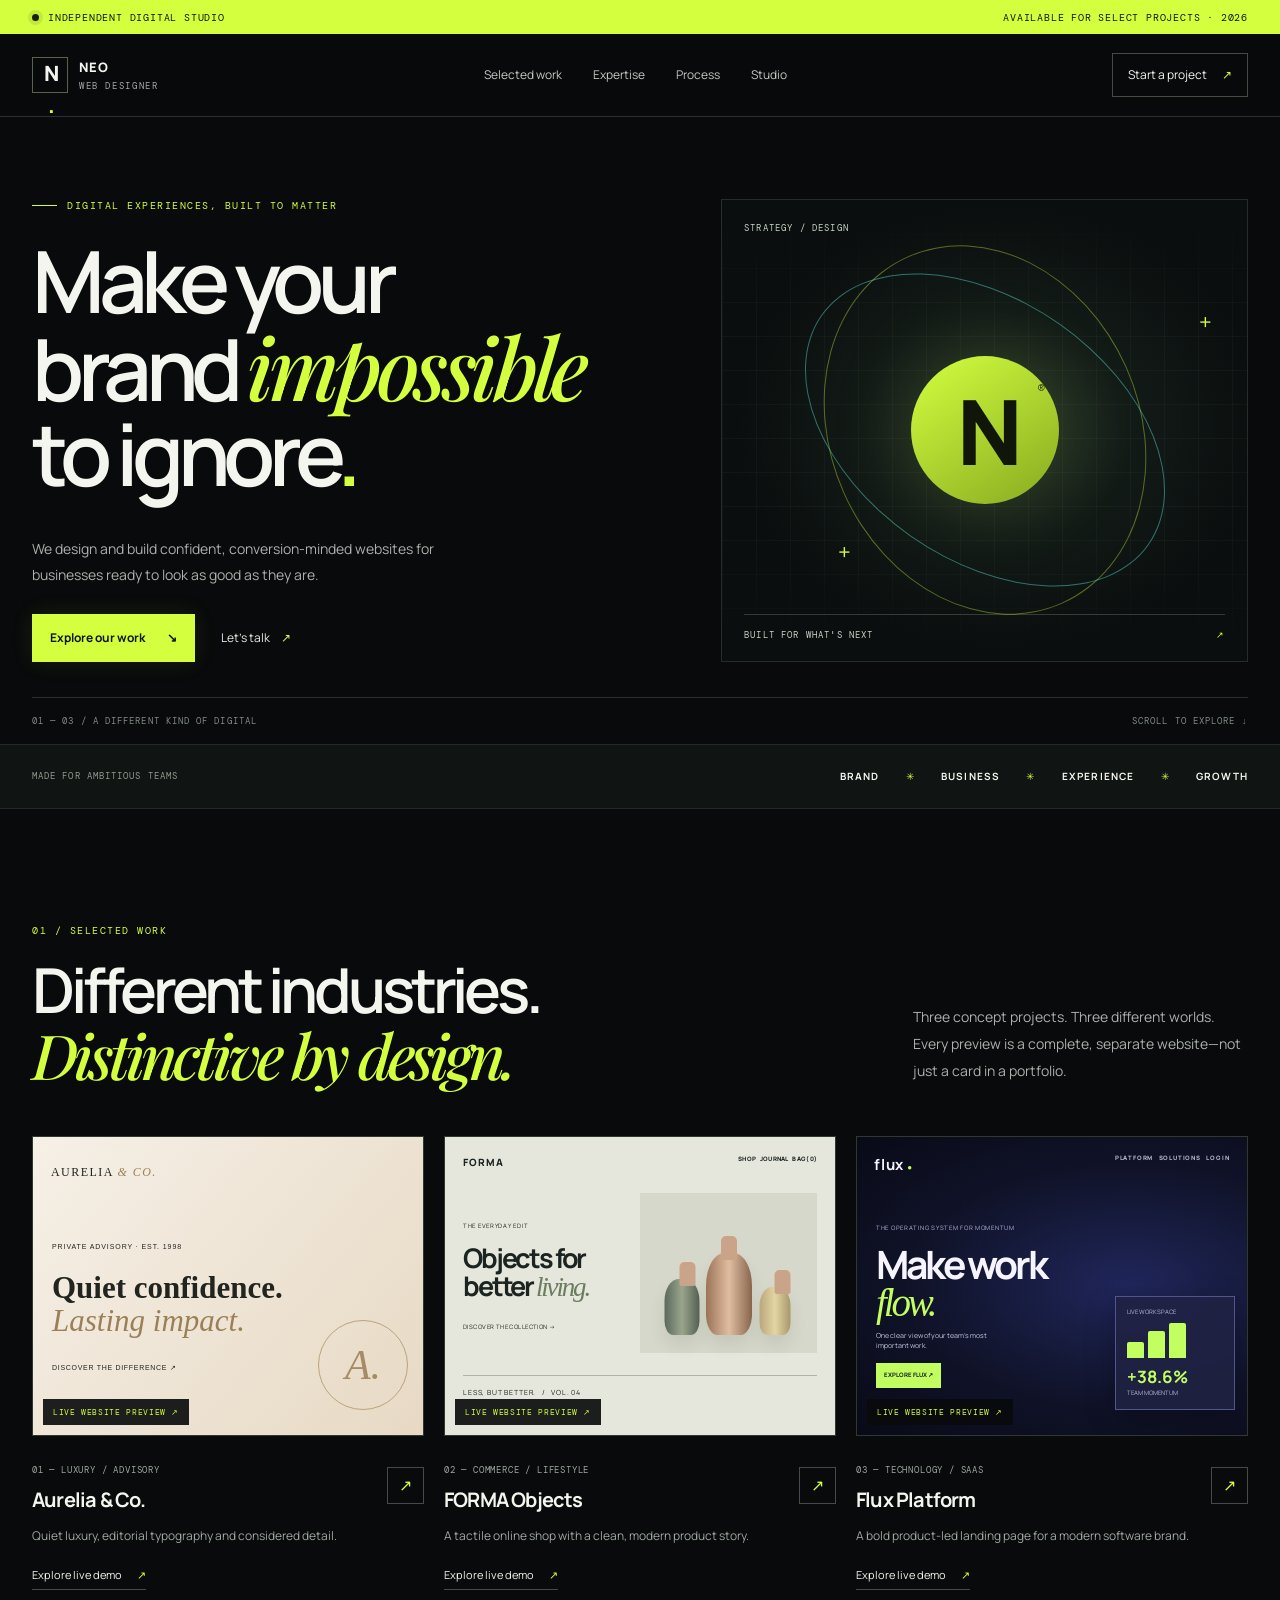
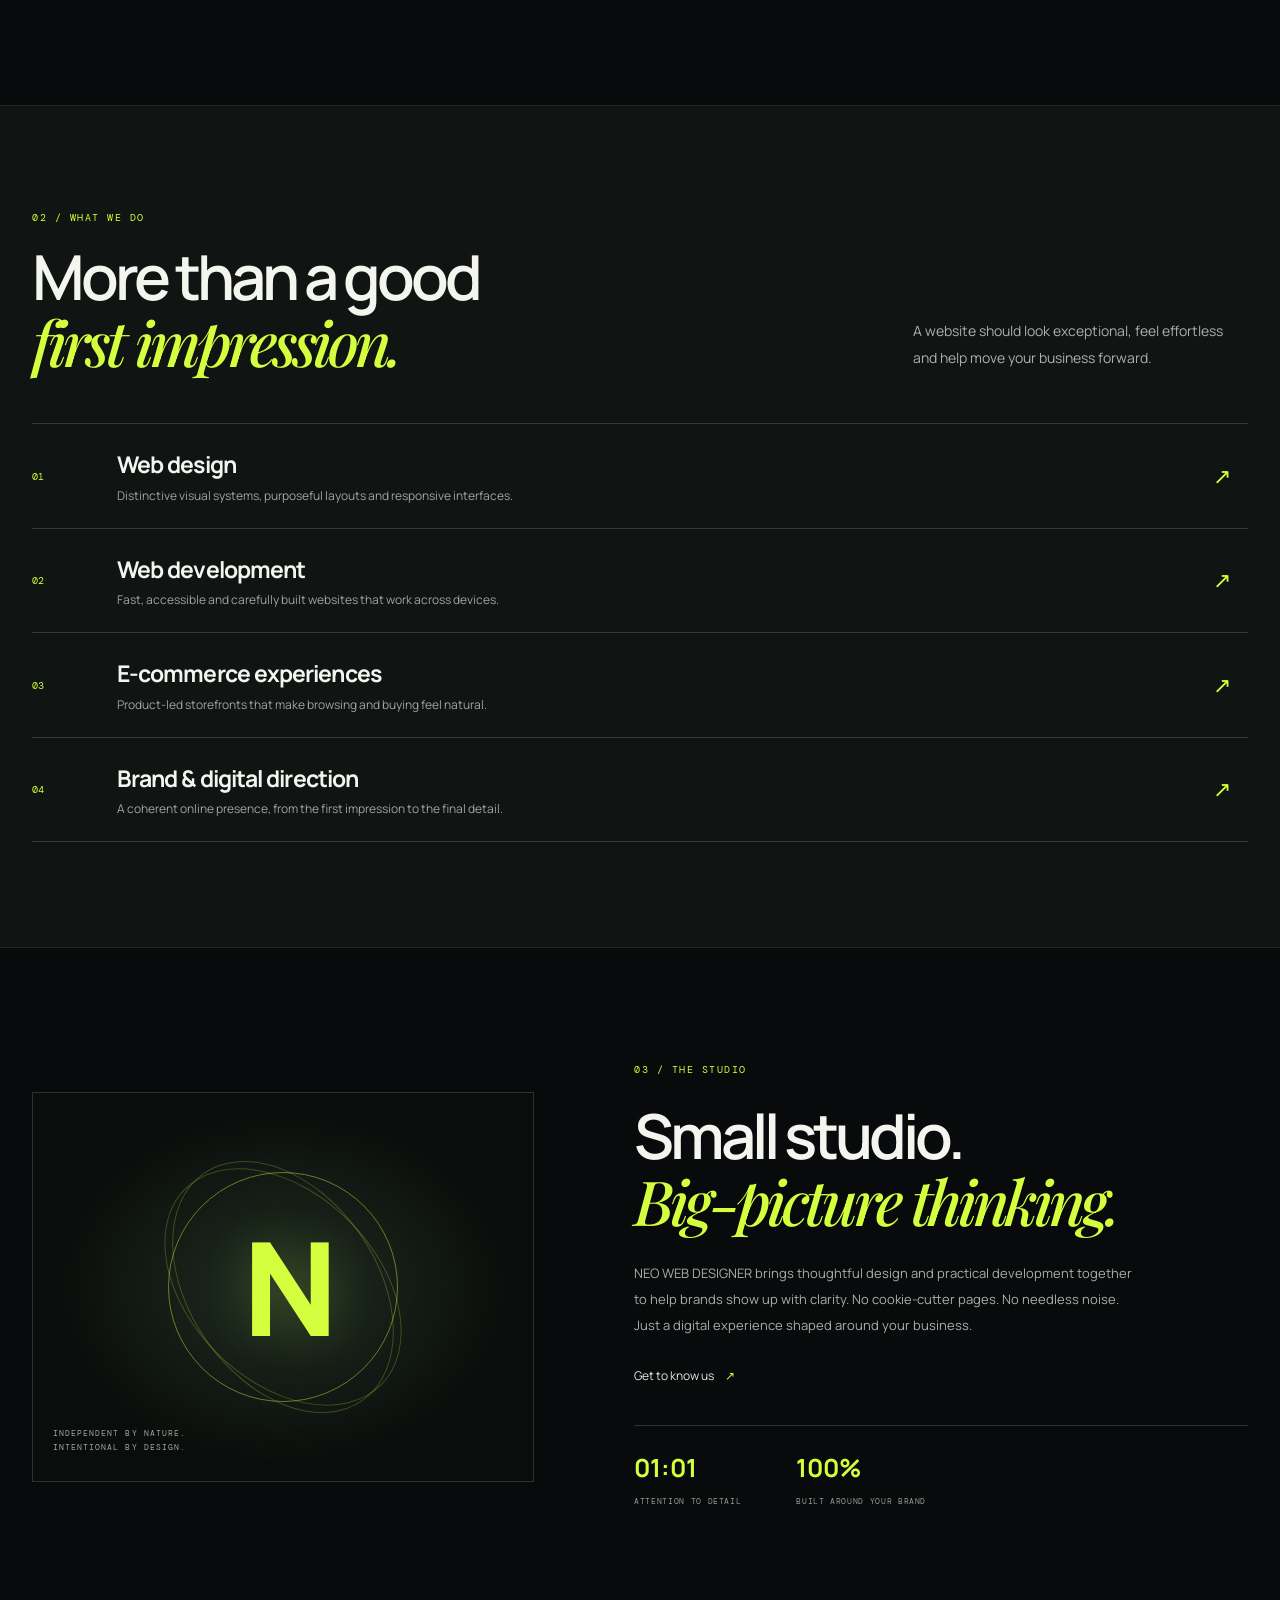
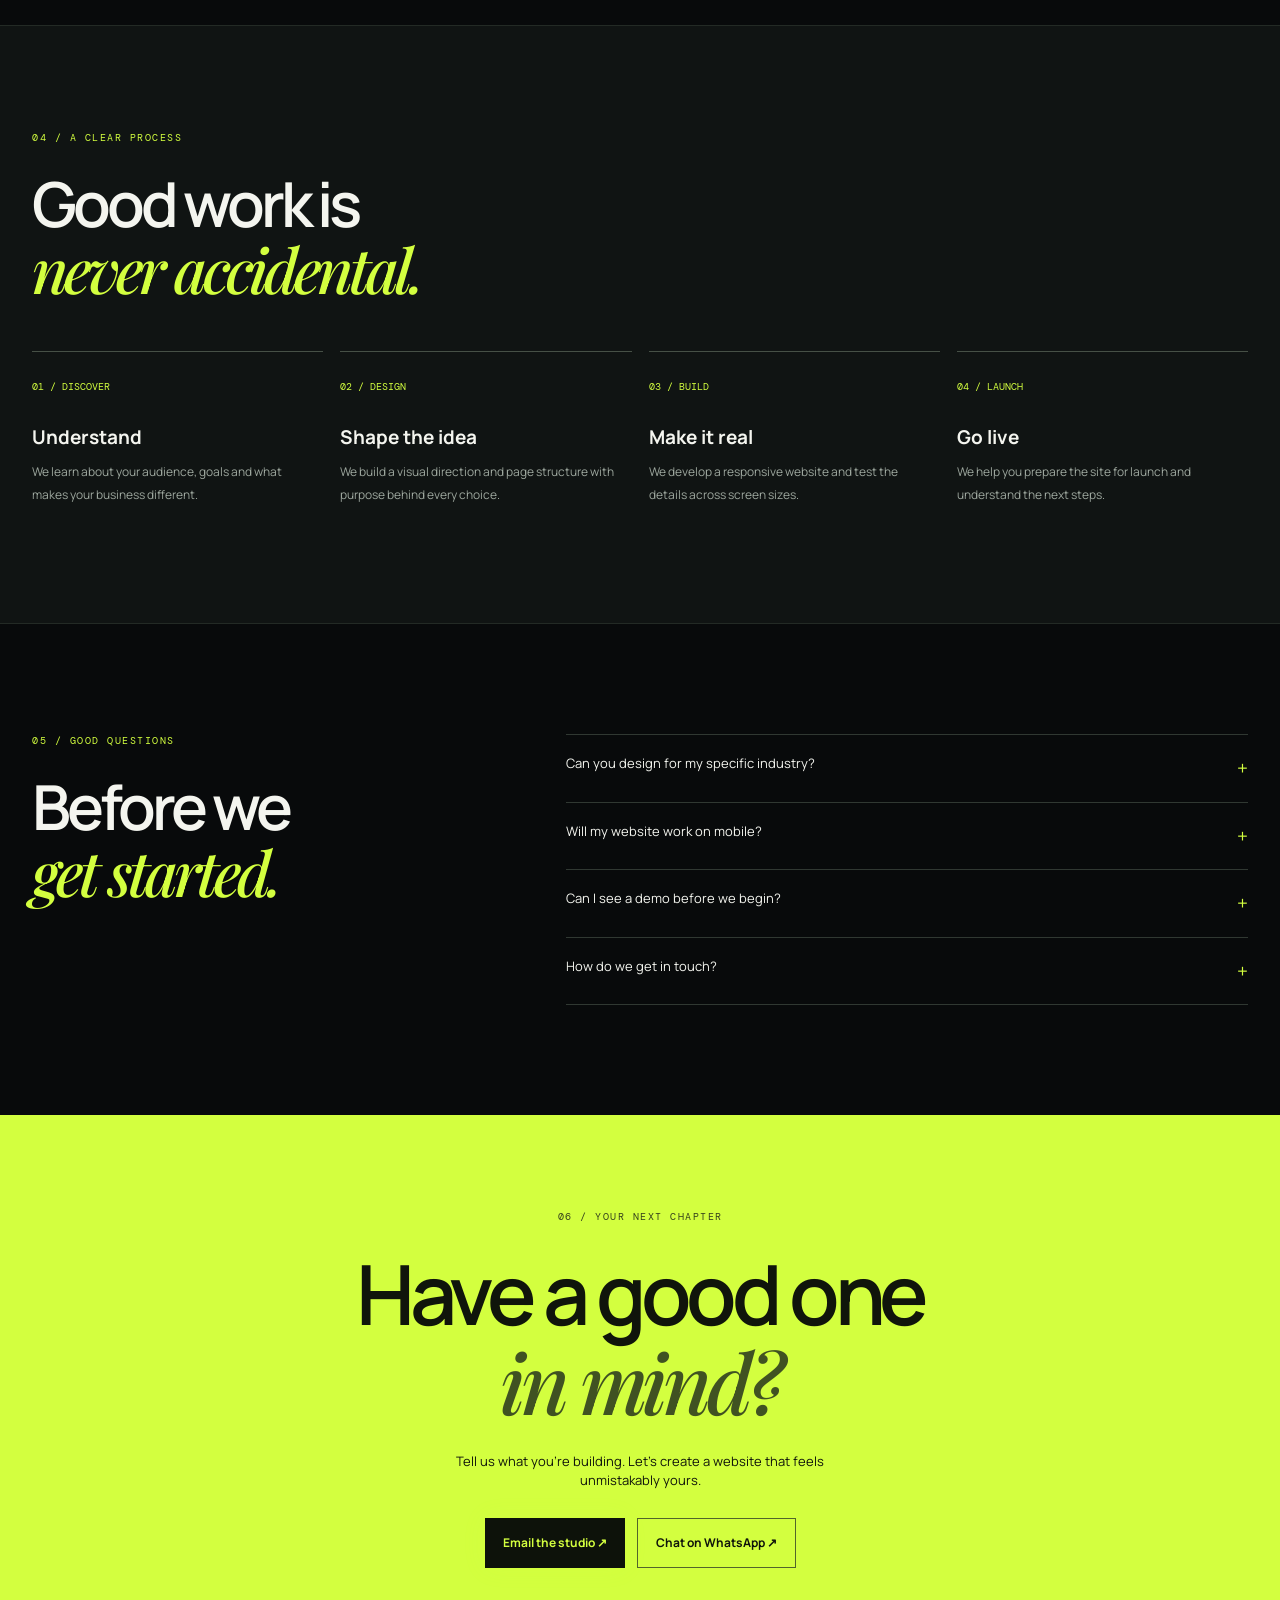
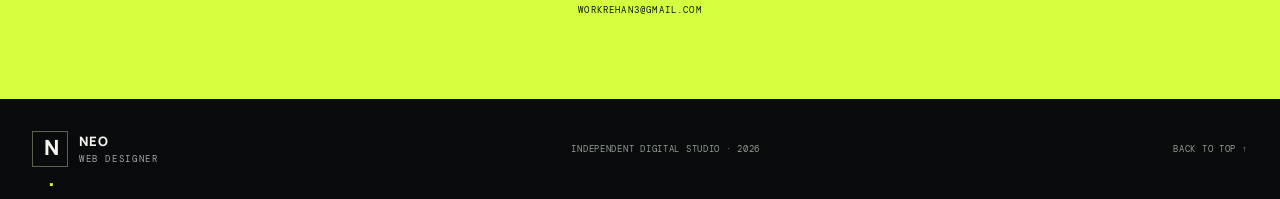
<file: index.html>
<!doctype html>
<html lang="en">
<head>
  <meta charset="utf-8"><meta name="viewport" content="width=device-width,initial-scale=1">
  <meta name="description" content="NEO WEB DESIGNER builds distinctive, high-performing websites for ambitious brands.">
  <title>NEO WEB DESIGNER — Digital, Designed Different</title>
  <link rel="stylesheet" href="style.css">
</head>
<body class="main-site">
  <div class="announcement"><span class="pulse"></span> INDEPENDENT DIGITAL STUDIO <span class="announce-right">AVAILABLE FOR SELECT PROJECTS · 2026</span></div>
  <header class="site-header">
    <a class="brand" href="#top"><span class="brand-mark">N<span>.</span></span><span>NEO <small>WEB DESIGNER</small></span></a>
    <button class="menu-toggle" aria-label="Open navigation" aria-expanded="false">☰</button>
    <nav class="nav-links"><a href="#work">Selected work</a><a href="#services">Expertise</a><a href="#process">Process</a><a href="#about">Studio</a></nav>
    <a class="nav-cta" href="#contact">Start a project <span>↗</span></a>
  </header>
  <main id="top">
    <section class="hero shell">
      <div class="hero-copy">
        <p class="eyebrow"><span class="eyebrow-line"></span> DIGITAL EXPERIENCES, BUILT TO MATTER</p>
        <h1>Make your<br>brand <em>impossible</em><br>to ignore<span class="lime-dot">.</span></h1>
        <div class="hero-bottom"><p>We design and build confident, conversion-minded websites for businesses ready to look as good as they are.</p><div class="hero-actions"><a class="btn btn-primary" href="#work">Explore our work <span>↘</span></a><a class="text-link" href="#contact">Let's talk <span>↗</span></a></div></div>
      </div>
      <div class="hero-art" aria-label="Abstract neon visual composition">
        <div class="art-grid"></div><div class="orbit orbit-one"></div><div class="orbit orbit-two"></div><div class="art-core"><span>N</span><i>®</i></div><div class="art-tag tag-top">STRATEGY / DESIGN</div><div class="art-tag tag-bottom">BUILT FOR WHAT'S NEXT <span>↗</span></div><div class="art-cross cross-one">+</div><div class="art-cross cross-two">+</div>
      </div>
      <div class="hero-foot"><span>01 — 03 / A DIFFERENT KIND OF DIGITAL</span><span>SCROLL TO EXPLORE ↓</span></div>
    </section>
    <section class="trust-strip"><span>MADE FOR AMBITIOUS TEAMS</span><div><b>BRAND</b><i>✳</i><b>BUSINESS</b><i>✳</i><b>EXPERIENCE</b><i>✳</i><b>GROWTH</b></div></section>
    <section id="work" class="section shell work-section">
      <div class="section-head"><div><p class="eyebrow">01 / SELECTED WORK</p><h2>Different industries.<br><em>Distinctive by design.</em></h2></div><p class="section-intro">Three concept projects. Three different worlds. Every preview is a complete, separate website—not just a card in a portfolio.</p></div>
      <div class="work-grid">
        <article class="work-card work-luxury"><a class="work-visual" href="demo1.html" aria-label="Open Aurelia and Co luxury business demo"><div class="mini-luxury"><span class="mini-logo">AURELIA <i>& CO.</i></span><div class="mini-luxury-copy"><small>PRIVATE ADVISORY · EST. 1998</small><strong>Quiet confidence.<br><i>Lasting impact.</i></strong><span>DISCOVER THE DIFFERENCE ↗</span></div><div class="mini-seal">A.</div></div><span class="preview-label">LIVE WEBSITE PREVIEW ↗</span></a><div class="work-meta"><div><span class="project-type">01 — LUXURY / ADVISORY</span><h3>Aurelia & Co.</h3></div><a class="round-arrow" href="demo1.html" aria-label="Preview Aurelia website">↗</a></div><p>Quiet luxury, editorial typography and considered detail.</p><a class="work-link" href="demo1.html">Explore live demo <span>↗</span></a></article>
        <article class="work-card work-store"><a class="work-visual" href="demo2.html" aria-label="Open Forma e-commerce demo"><div class="mini-store"><nav>FORMA <span>SHOP&nbsp;&nbsp; JOURNAL&nbsp;&nbsp; BAG (0)</span></nav><div class="store-split"><div><small>THE EVERYDAY EDIT</small><strong>Objects for<br>better <i>living.</i></strong><span>DISCOVER THE COLLECTION →</span></div><div class="mini-product"><div class="vase vase-one"></div><div class="vase vase-two"></div><div class="vase vase-three"></div></div></div><div class="store-footer">LESS, BUT BETTER. &nbsp; / &nbsp; VOL. 04</div></div><span class="preview-label">LIVE WEBSITE PREVIEW ↗</span></a><div class="work-meta"><div><span class="project-type">02 — COMMERCE / LIFESTYLE</span><h3>FORMA Objects</h3></div><a class="round-arrow" href="demo2.html" aria-label="Preview Forma store">↗</a></div><p>A tactile online shop with a clean, modern product story.</p><a class="work-link" href="demo2.html">Explore live demo <span>↗</span></a></article>
        <article class="work-card work-tech"><a class="work-visual" href="demo3.html" aria-label="Open Flux technology demo"><div class="mini-tech"><nav><b>flux<span>●</span></b><span>PLATFORM&nbsp;&nbsp; SOLUTIONS&nbsp;&nbsp; LOG IN</span></nav><div class="tech-hero"><small>THE OPERATING SYSTEM FOR MOMENTUM</small><strong>Make work<br><i>flow.</i></strong><p>One clear view of your team's most important work.</p><b class="tech-button">EXPLORE FLUX ↗</b></div><div class="tech-widget"><span>LIVE WORKSPACE</span><div class="widget-bars"><i></i><i></i><i></i></div><strong>+38.6%</strong><small>TEAM MOMENTUM</small></div></div><span class="preview-label">LIVE WEBSITE PREVIEW ↗</span></a><div class="work-meta"><div><span class="project-type">03 — TECHNOLOGY / SAAS</span><h3>Flux Platform</h3></div><a class="round-arrow" href="demo3.html" aria-label="Preview Flux website">↗</a></div><p>A bold product-led landing page for a modern software brand.</p><a class="work-link" href="demo3.html">Explore live demo <span>↗</span></a></article>
      </div>
    </section>
    <section id="services" class="services-section"><div class="shell"><div class="section-head"><div><p class="eyebrow">02 / WHAT WE DO</p><h2>More than a good<br><em>first impression.</em></h2></div><p class="section-intro">A website should look exceptional, feel effortless and help move your business forward.</p></div><div class="service-list"><article><span>01</span><div><h3>Web design</h3><p>Distinctive visual systems, purposeful layouts and responsive interfaces.</p></div><b>↗</b></article><article><span>02</span><div><h3>Web development</h3><p>Fast, accessible and carefully built websites that work across devices.</p></div><b>↗</b></article><article><span>03</span><div><h3>E-commerce experiences</h3><p>Product-led storefronts that make browsing and buying feel natural.</p></div><b>↗</b></article><article><span>04</span><div><h3>Brand & digital direction</h3><p>A coherent online presence, from the first impression to the final detail.</p></div><b>↗</b></article></div></div></section>
    <section id="about" class="about-section shell"><div class="about-art"><div class="about-ring"><span>N</span></div><p>INDEPENDENT BY NATURE.<br>INTENTIONAL BY DESIGN.</p></div><div class="about-copy"><p class="eyebrow">03 / THE STUDIO</p><h2>Small studio.<br><em>Big-picture thinking.</em></h2><p>NEO WEB DESIGNER brings thoughtful design and practical development together to help brands show up with clarity. No cookie-cutter pages. No needless noise. Just a digital experience shaped around your business.</p><a class="text-link" href="#contact">Get to know us <span>↗</span></a><div class="about-stats"><div><strong>01:01</strong><span>ATTENTION TO DETAIL</span></div><div><strong>100%</strong><span>BUILT AROUND YOUR BRAND</span></div></div></div></section>
    <section id="process" class="process-section"><div class="shell"><p class="eyebrow">04 / A CLEAR PROCESS</p><h2>Good work is<br><em>never accidental.</em></h2><div class="process-grid"><article><span>01 / DISCOVER</span><h3>Understand</h3><p>We learn about your audience, goals and what makes your business different.</p></article><article><span>02 / DESIGN</span><h3>Shape the idea</h3><p>We build a visual direction and page structure with purpose behind every choice.</p></article><article><span>03 / BUILD</span><h3>Make it real</h3><p>We develop a responsive website and test the details across screen sizes.</p></article><article><span>04 / LAUNCH</span><h3>Go live</h3><p>We help you prepare the site for launch and understand the next steps.</p></article></div></div></section>
    <section class="faq-section shell"><div><p class="eyebrow">05 / GOOD QUESTIONS</p><h2>Before we<br><em>get started.</em></h2></div><div class="faq-list"><details><summary>Can you design for my specific industry? <span>+</span></summary><p>Yes. We shape the design around your audience, goals and industry rather than forcing your business into a generic template.</p></details><details><summary>Will my website work on mobile? <span>+</span></summary><p>Yes. Responsive layouts are part of the build, with navigation, typography and content adjusted for smaller screens.</p></details><details><summary>Can I see a demo before we begin? <span>+</span></summary><p>Absolutely. Open any of the three separate concept websites in the portfolio above to see different design directions.</p></details><details><summary>How do we get in touch? <span>+</span></summary><p>Email or WhatsApp us with a short description of your business and what you want your website to achieve.</p></details></div></section>
    <section id="contact" class="contact-section"><div class="shell contact-inner"><p class="eyebrow">06 / YOUR NEXT CHAPTER</p><h2>Have a good one<br><em>in mind?</em></h2><p>Tell us what you're building. Let's create a website that feels unmistakably yours.</p><div class="contact-actions"><a class="btn btn-primary" href="mailto:workrehan3@gmail.com?subject=Website%20project%20enquiry">Email the studio ↗</a><a class="btn btn-outline" target="_blank" rel="noopener" href="https://wa.me/923343084166">Chat on WhatsApp ↗</a></div><span class="contact-email">WORKREHAN3@GMAIL.COM</span></div></section>
  </main>
  <footer class="site-footer shell"><a class="brand" href="#top"><span class="brand-mark">N<span>.</span></span><span>NEO <small>WEB DESIGNER</small></span></a><span>INDEPENDENT DIGITAL STUDIO · 2026</span><a href="#top">BACK TO TOP ↑</a></footer>
  <script src="script.js"></script>
</body></html>
</file>
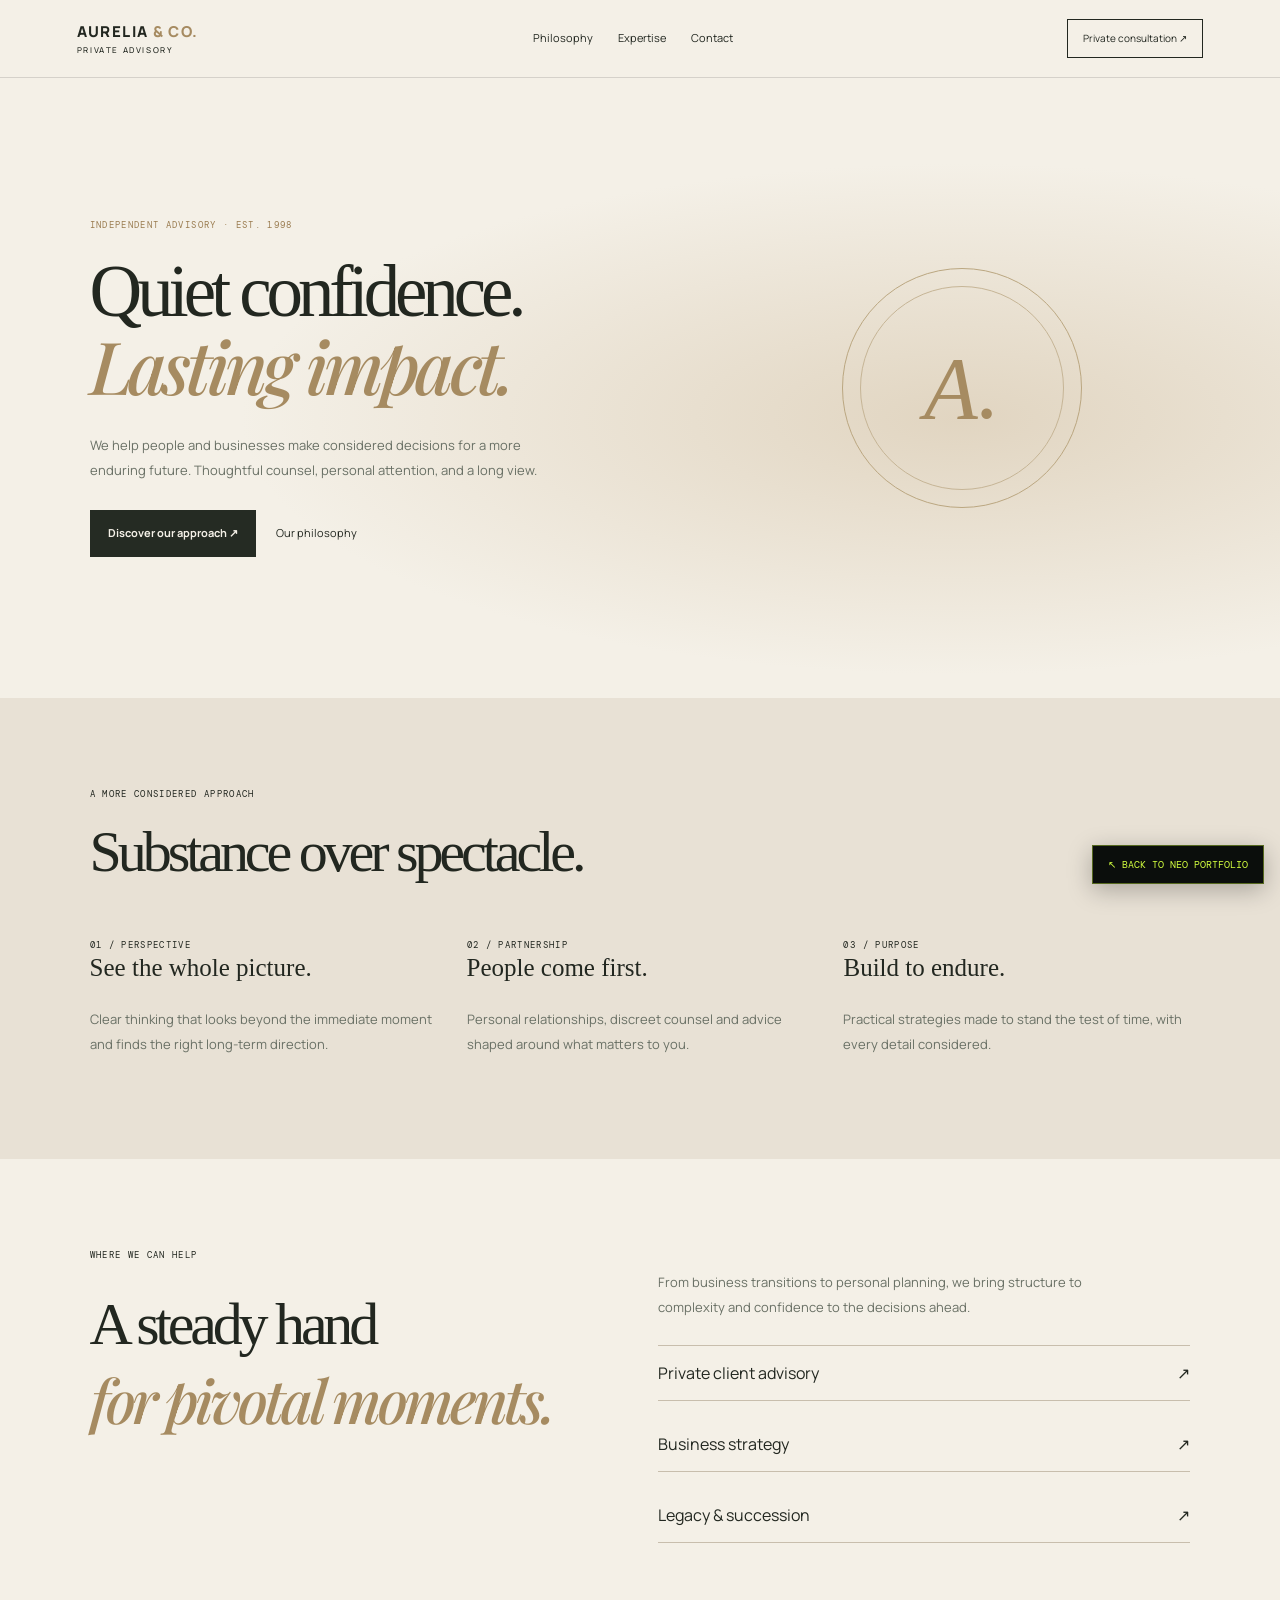
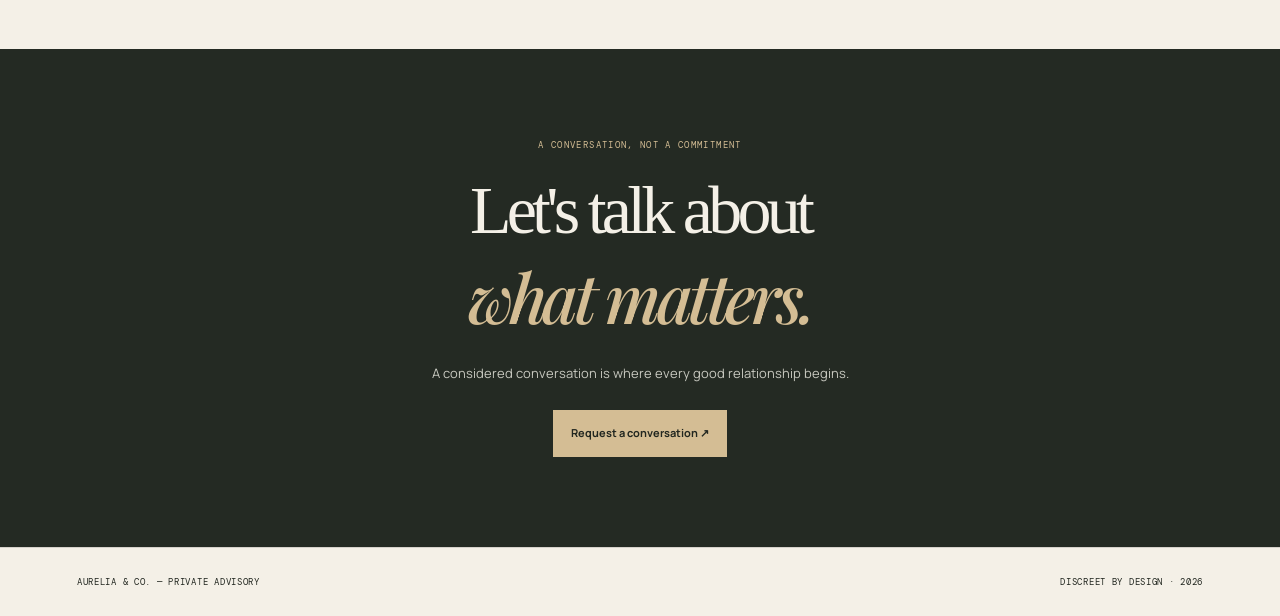
<file: demo1.html>
<!doctype html><html lang="en"><head><meta charset="utf-8"><meta name="viewport" content="width=device-width,initial-scale=1"><meta name="description" content="Aurelia & Co. private advisory concept website."><title>Aurelia & Co. — Quietly Exceptional</title><link rel="stylesheet" href="style.css"></head><body class="demo-page" style="--demo-bg:#f4f0e7;--demo-text:#222720;--demo-muted:#697065;--demo-accent:#a68b61">
<header class="demo-nav"><a class="demo-logo" href="#">AURELIA <span style="color:#a68b61">& CO.</span><small>PRIVATE ADVISORY</small></a><nav class="demo-nav-links"><a href="#philosophy">Philosophy</a><a href="#expertise">Expertise</a><a href="#contact">Contact</a></nav><a class="demo-pill" href="#contact">Private consultation ↗</a></header>
<main><section class="demo-section" style="min-height:620px;display:grid;grid-template-columns:1.15fr .85fr;align-items:center;gap:25px;background:radial-gradient(ellipse at 75% 55%,#e1d5c1 0,transparent 53%)"><div><p class="demo-kicker" style="color:#9a7c50">Independent advisory · Est. 1998</p><h1 class="demo-heading" style="font-family:Georgia,serif;font-weight:400;margin:25px 0">Quiet confidence.<br><em style="color:#a68b61">Lasting impact.</em></h1><p class="demo-sub">We help people and businesses make considered decisions for a more enduring future. Thoughtful counsel, personal attention, and a long view.</p><div style="display:flex;gap:20px;align-items:center;margin-top:28px"><a class="demo-button" href="#expertise" style="background:#252b23;color:#f4f0e7">Discover our approach ↗</a><a href="#philosophy" style="font-size:11px">Our philosophy</a></div></div><div style="display:grid;place-items:center;min-height:300px"><div style="width:min(240px,70vw);aspect-ratio:1;border:1px solid #bba781;border-radius:50%;display:grid;place-items:center;color:#a68b61;font:italic 88px Georgia;position:relative">A.<span style="position:absolute;inset:17px;border:1px solid #c6b596;border-radius:50%"></span></div></div></section>
<section id="philosophy" class="demo-section" style="background:#e8e1d5"><p class="demo-kicker">A more considered approach</p><h2 class="demo-heading" style="font:clamp(34px,5vw,58px) Georgia;margin:18px 0 45px">Substance over spectacle.</h2><div style="display:grid;grid-template-columns:repeat(3,1fr);gap:30px"><article><span class="demo-kicker">01 / PERSPECTIVE</span><h3 style="font:25px Georgia">See the whole picture.</h3><p class="demo-sub">Clear thinking that looks beyond the immediate moment and finds the right long-term direction.</p></article><article><span class="demo-kicker">02 / PARTNERSHIP</span><h3 style="font:25px Georgia">People come first.</h3><p class="demo-sub">Personal relationships, discreet counsel and advice shaped around what matters to you.</p></article><article><span class="demo-kicker">03 / PURPOSE</span><h3 style="font:25px Georgia">Build to endure.</h3><p class="demo-sub">Practical strategies made to stand the test of time, with every detail considered.</p></article></div></section>
<section id="expertise" class="demo-section"><p class="demo-kicker">Where we can help</p><div style="display:grid;grid-template-columns:1fr 1fr;gap:35px;align-items:start"><h2 class="demo-heading" style="font:clamp(35px,5vw,60px) Georgia;margin:20px 0">A steady hand<br><em style="color:#a68b61">for pivotal moments.</em></h2><div><p class="demo-sub">From business transitions to personal planning, we bring structure to complexity and confidence to the decisions ahead.</p><div style="border-top:1px solid #c8bead;margin-top:25px"><p style="padding:15px 0;border-bottom:1px solid #c8bead">Private client advisory <span style="float:right">↗</span></p><p style="padding:15px 0;border-bottom:1px solid #c8bead">Business strategy <span style="float:right">↗</span></p><p style="padding:15px 0;border-bottom:1px solid #c8bead">Legacy & succession <span style="float:right">↗</span></p></div></div></div></section>
<section id="contact" class="demo-section" style="background:#242a23;color:#f4f0e7;text-align:center"><p class="demo-kicker" style="color:#d4bd94">A conversation, not a commitment</p><h2 class="demo-heading" style="font:clamp(38px,6vw,68px) Georgia;margin:20px 0">Let's talk about<br><em style="color:#d4bd94">what matters.</em></h2><p class="demo-sub" style="margin:0 auto 25px;color:#c7c8bf">A considered conversation is where every good relationship begins.</p><a class="demo-button" href="mailto:workrehan3@gmail.com" style="background:#d4bd94;color:#222720">Request a conversation ↗</a></section></main><footer class="demo-footer"><span>AURELIA & CO. — PRIVATE ADVISORY</span><span>DISCREET BY DESIGN · 2026</span></footer><a class="demo-back" href="index.html#work">↖ BACK TO NEO PORTFOLIO</a></body></html>
</file>
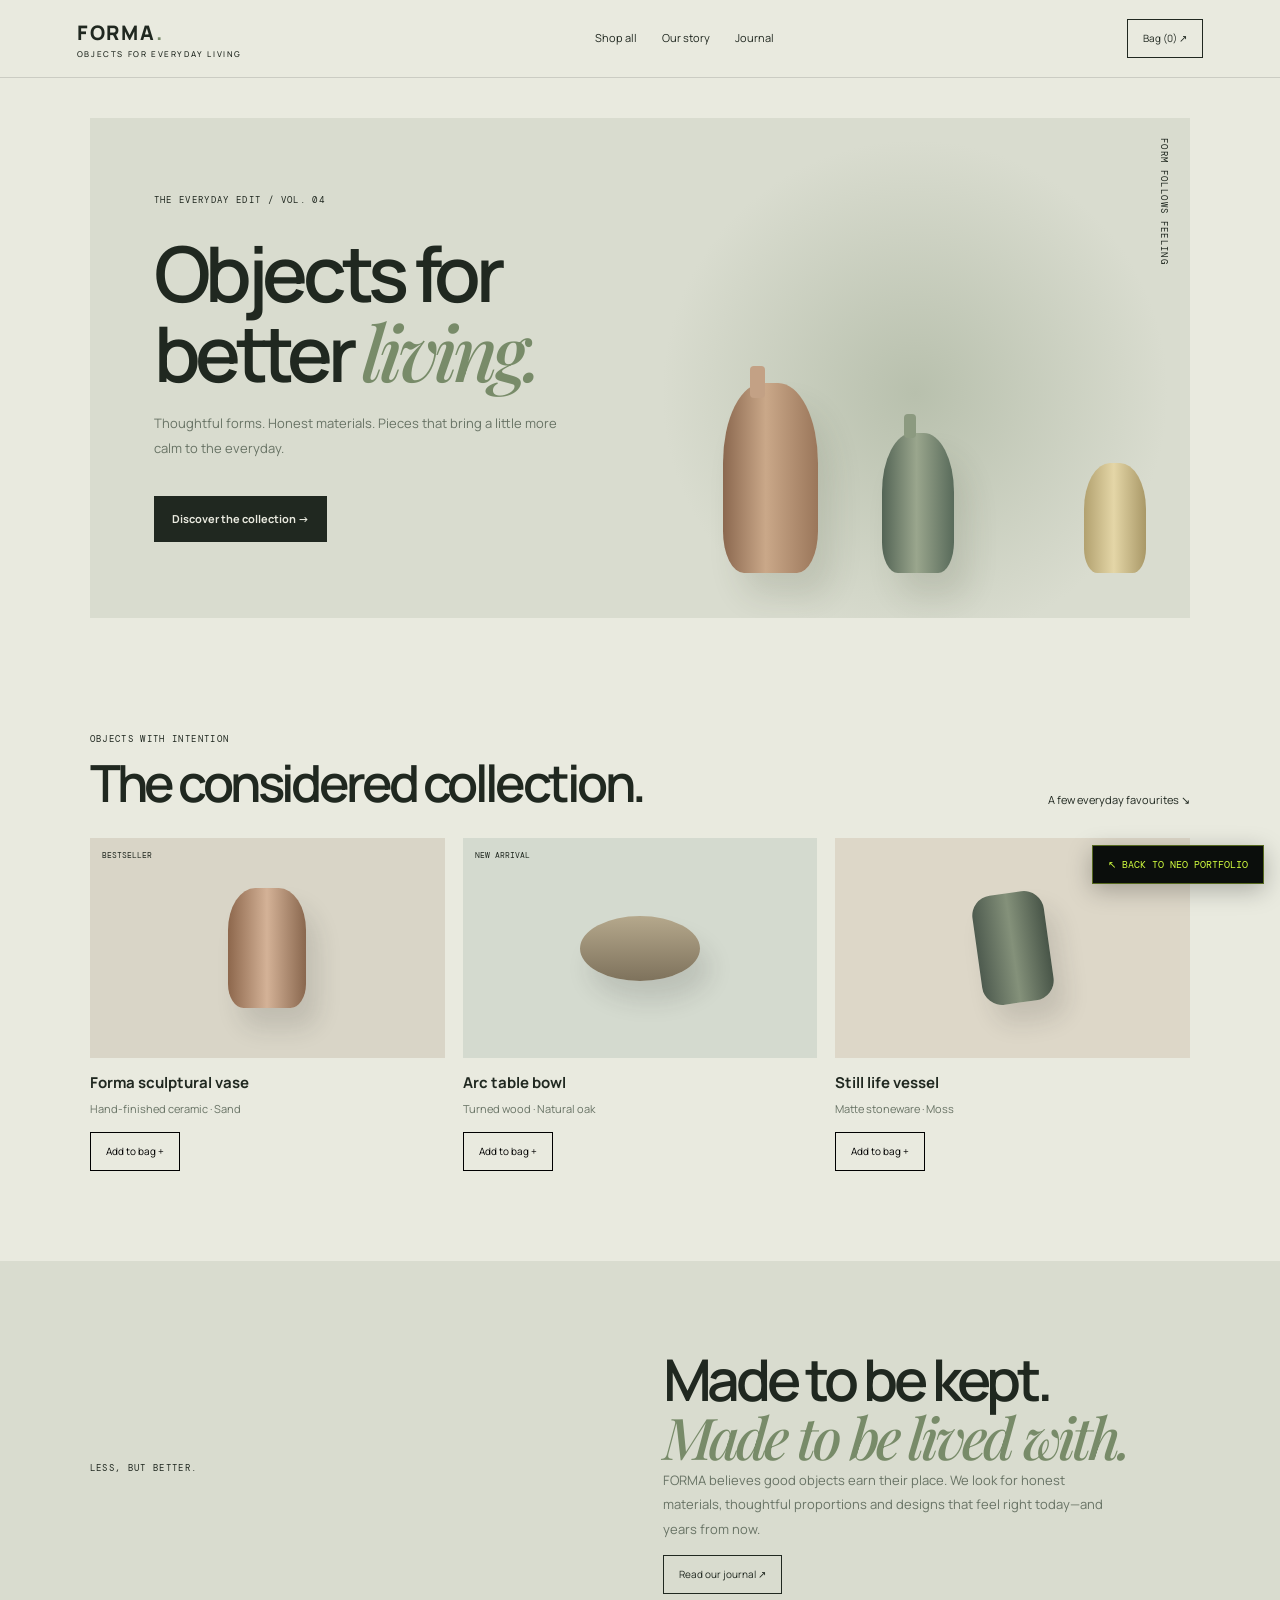
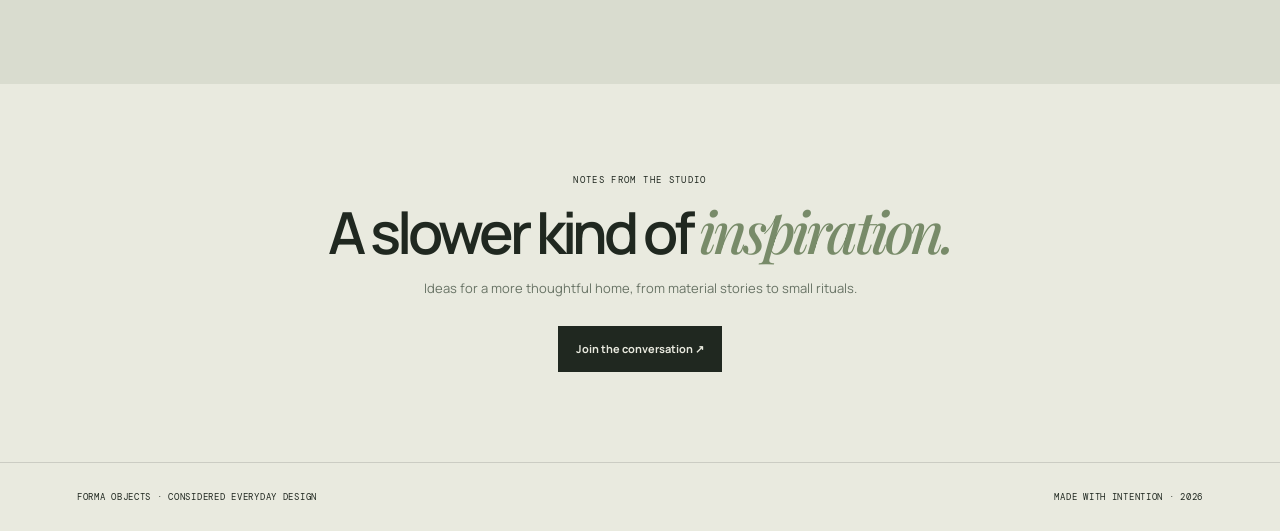
<file: demo2.html>
<!doctype html><html lang="en"><head><meta charset="utf-8"><meta name="viewport" content="width=device-width,initial-scale=1"><meta name="description" content="FORMA Objects — considered everyday design."><title>FORMA Objects — Everyday, Elevated</title><link rel="stylesheet" href="style.css"></head><body class="demo-page" style="--demo-bg:#e9eadf;--demo-text:#202820;--demo-muted:#687365;--demo-accent:#7a8d6b">
<header class="demo-nav"><a class="demo-logo" href="#" style="font-size:20px">FORMA<span style="color:#7b8c6d">.</span><small>OBJECTS FOR EVERYDAY LIVING</small></a><nav class="demo-nav-links"><a href="#shop">Shop all</a><a href="#story">Our story</a><a href="#journal">Journal</a></nav><a class="demo-pill" href="#shop">Bag <span id="bag-count">(0)</span> ↗</a></header>
<main><section class="demo-section" style="padding-top:40px"><div style="background:#d9dccf;min-height:500px;display:grid;grid-template-columns:1fr 1fr;overflow:hidden"><div style="padding:clamp(25px,5vw,65px);display:flex;flex-direction:column;justify-content:center"><p class="demo-kicker">The everyday edit / Vol. 04</p><h1 class="demo-heading" style="font-size:clamp(45px,6vw,78px);margin:20px 0">Objects for<br>better <em style="color:#788b69">living.</em></h1><p class="demo-sub">Thoughtful forms. Honest materials. Pieces that bring a little more calm to the everyday.</p><a class="demo-button" style="align-self:flex-start;margin-top:22px;background:#202820;color:#e9eadf" href="#shop">Discover the collection →</a></div><div style="position:relative;min-height:360px;background:radial-gradient(ellipse at 50% 55%,#b8c0ad,#d9dccf 65%)"><div style="position:absolute;bottom:45px;left:15%;width:95px;height:190px;border-radius:42% 42% 22% 22%;background:linear-gradient(90deg,#8b684f,#caa889 45%,#9a765a);box-shadow:15px 25px 30px #35402a20"></div><div style="position:absolute;bottom:45px;left:44%;width:72px;height:140px;border-radius:42% 42% 22% 22%;background:linear-gradient(90deg,#536455,#9aa68d 48%,#586a5a);box-shadow:15px 25px 30px #35402a20"></div><div style="position:absolute;bottom:45px;right:8%;width:62px;height:110px;border-radius:42% 42% 22% 22%;background:linear-gradient(90deg,#b2a16f,#e4d6a7 48%,#a99867)"></div><div style="position:absolute;bottom:220px;left:20%;width:15px;height:32px;background:#c3a185;border-radius:4px"></div><div style="position:absolute;bottom:180px;left:48%;width:12px;height:24px;background:#8c9a80;border-radius:4px"></div><span style="position:absolute;right:20px;top:20px;font:9px 'DM Mono',monospace;writing-mode:vertical-rl;letter-spacing:.15em">FORM FOLLOWS FEELING</span></div></div></section>
<section id="shop" class="demo-section" style="padding-top:25px"><div style="display:flex;justify-content:space-between;align-items:end;gap:20px;margin-bottom:30px"><div><p class="demo-kicker">Objects with intention</p><h2 class="demo-heading" style="font-size:clamp(34px,4vw,53px);margin:12px 0 0">The considered collection.</h2></div><span style="font-size:11px">A few everyday favourites ↘</span></div><div style="display:grid;grid-template-columns:repeat(3,1fr);gap:18px"><article><div style="height:220px;background:#d9d5c7;display:grid;place-items:center;position:relative"><div style="width:78px;height:120px;border-radius:35% 35% 20% 20%;background:linear-gradient(90deg,#8d674c,#d4b297,#89674e);box-shadow:12px 20px 25px #2222"></div><span style="position:absolute;top:12px;left:12px;font:8px 'DM Mono',monospace">BESTSELLER</span></div><h3 style="font-size:15px;margin:14px 0 4px">Forma sculptural vase</h3><p class="demo-sub" style="font-size:11px;margin-bottom:12px">Hand-finished ceramic · Sand</p><button class="demo-pill add-to-bag" style="background:none;cursor:pointer">Add to bag +</button></article><article><div style="height:220px;background:#d4dacf;display:grid;place-items:center;position:relative"><div style="width:120px;height:65px;border-radius:50%;background:linear-gradient(#b5a88c,#7e725c);box-shadow:10px 20px 25px #2222"></div><span style="position:absolute;top:12px;left:12px;font:8px 'DM Mono',monospace">NEW ARRIVAL</span></div><h3 style="font-size:15px;margin:14px 0 4px">Arc table bowl</h3><p class="demo-sub" style="font-size:11px;margin-bottom:12px">Turned wood · Natural oak</p><button class="demo-pill add-to-bag" style="background:none;cursor:pointer">Add to bag +</button></article><article><div style="height:220px;background:#ddd7c8;display:grid;place-items:center;position:relative"><div style="width:72px;height:110px;border-radius:20px;background:linear-gradient(90deg,#4e5b4f,#84917a,#485548);box-shadow:10px 20px 25px #2222;transform:rotate(-8deg)"></div></div><h3 style="font-size:15px;margin:14px 0 4px">Still life vessel</h3><p class="demo-sub" style="font-size:11px;margin-bottom:12px">Matte stoneware · Moss</p><button class="demo-pill add-to-bag" style="background:none;cursor:pointer">Add to bag +</button></article></div></section>
<section id="story" class="demo-section" style="background:#d9dccf;display:grid;grid-template-columns:1fr 1fr;gap:45px;align-items:center"><p class="demo-kicker">Less, but better.</p><div><h2 class="demo-heading" style="font-size:clamp(35px,4.5vw,58px)">Made to be kept.<br><em style="color:#788b69">Made to be lived with.</em></h2><p class="demo-sub">FORMA believes good objects earn their place. We look for honest materials, thoughtful proportions and designs that feel right today—and years from now.</p><a class="demo-pill" href="#journal">Read our journal ↗</a></div></section><section id="journal" class="demo-section" style="text-align:center"><p class="demo-kicker">Notes from the studio</p><h2 class="demo-heading" style="font-size:clamp(35px,5vw,58px);margin:15px 0">A slower kind of <em style="color:#788b69">inspiration.</em></h2><p class="demo-sub" style="margin:0 auto 25px">Ideas for a more thoughtful home, from material stories to small rituals.</p><a class="demo-button" href="mailto:workrehan3@gmail.com">Join the conversation ↗</a></section></main>
<footer class="demo-footer"><span>FORMA OBJECTS · CONSIDERED EVERYDAY DESIGN</span><span>MADE WITH INTENTION · 2026</span></footer><a class="demo-back" href="index.html#work">↖ BACK TO NEO PORTFOLIO</a><script>let count=0;document.querySelectorAll('.add-to-bag').forEach(button=>button.addEventListener('click',()=>{count++;document.getElementById('bag-count').textContent='('+count+')';button.textContent='Added ✓';button.style.background='#d0d8c4';setTimeout(()=>{button.textContent='Add to bag +';button.style.background='none'},1100)}));</script></body></html>
</file>
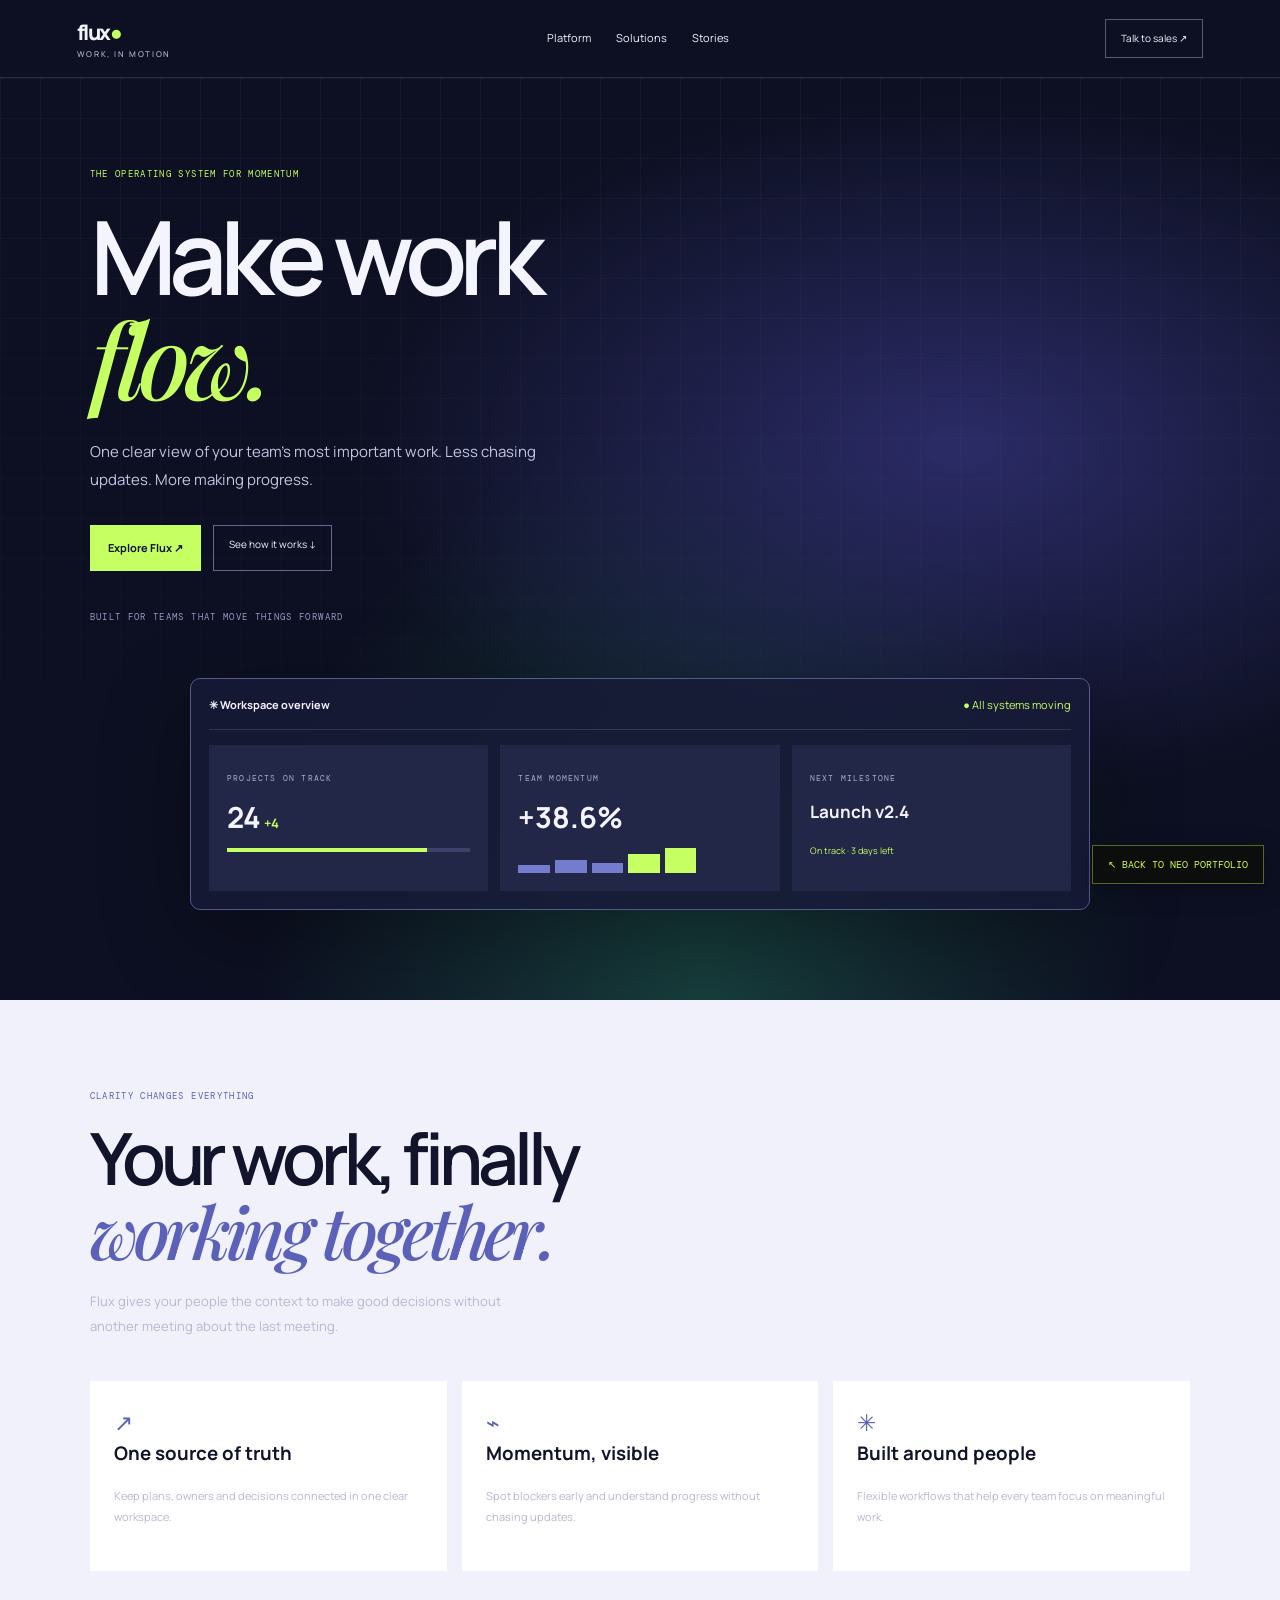
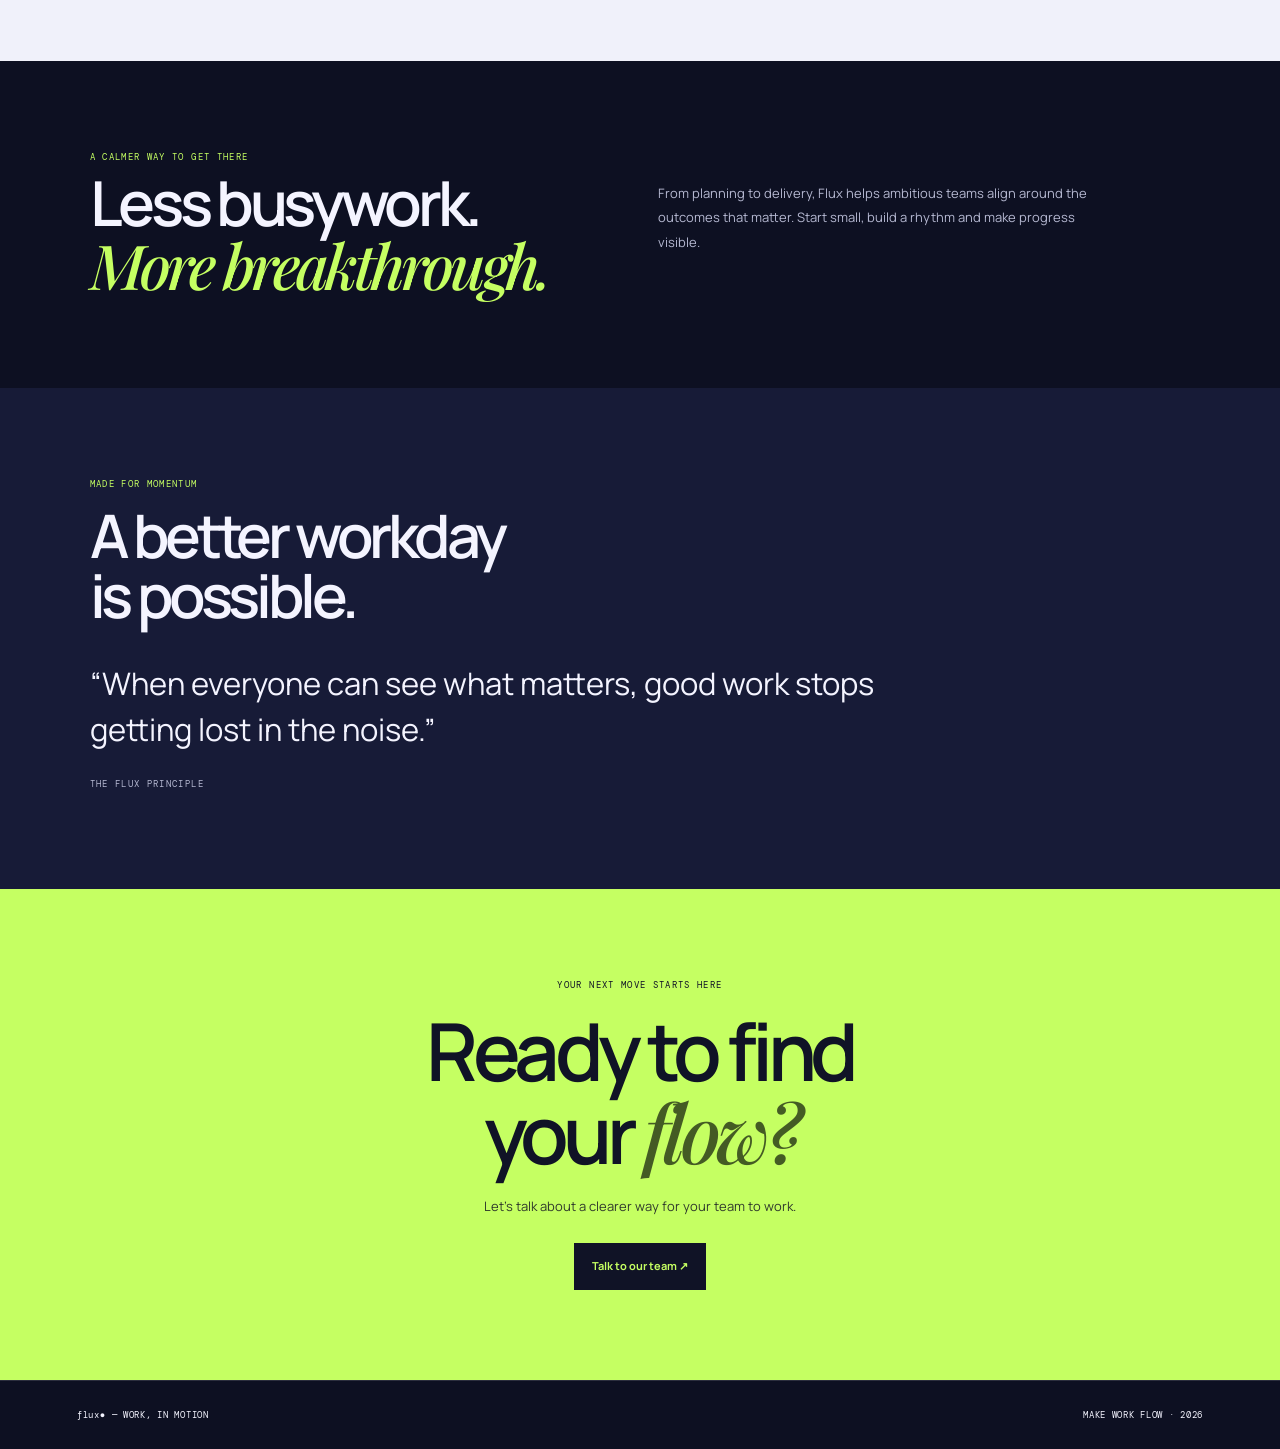
<file: demo3.html>
<!doctype html><html lang="en"><head><meta charset="utf-8"><meta name="viewport" content="width=device-width,initial-scale=1"><meta name="description" content="Flux — a modern workspace platform concept."><title>Flux — Make Work Flow</title><link rel="stylesheet" href="style.css"></head><body class="demo-page" style="--demo-bg:#0d1022;--demo-text:#f4f4ff;--demo-muted:#b5b8d1;--demo-accent:#c5ff62;background:#0d1022;color:#f4f4ff">
<header class="demo-nav" style="border-color:#ffffff20"><a class="demo-logo" href="#" style="font-size:21px;letter-spacing:-.07em">flux<span style="color:#c5ff62">●</span><small style="color:#b5b8d1">WORK, IN MOTION</small></a><nav class="demo-nav-links"><a href="#platform">Platform</a><a href="#solutions">Solutions</a><a href="#stories">Stories</a></nav><a class="demo-pill" style="border-color:#ffffff50" href="#contact">Talk to sales ↗</a></header>
<main><section class="demo-section" style="position:relative;overflow:hidden;min-height:650px;background:radial-gradient(ellipse at 75% 40%,#2b2b67 0,transparent 45%),radial-gradient(ellipse at 55% 100%,#173e3c 0,transparent 45%)"><div style="position:absolute;inset:0;background-image:linear-gradient(#ffffff08 1px,transparent 1px),linear-gradient(90deg,#ffffff08 1px,transparent 1px);background-size:40px 40px;mask-image:linear-gradient(#000,transparent 95%)"></div><div style="position:relative;z-index:1;max-width:690px"><p class="demo-kicker" style="color:#c5ff62">The operating system for momentum</p><h1 class="demo-heading" style="font-size:clamp(55px,8vw,105px);margin:25px 0">Make work<br><em style="color:#c5ff62">flow.</em></h1><p class="demo-sub" style="color:#c2c5e0;font-size:15px">One clear view of your team's most important work. Less chasing updates. More making progress.</p><div style="display:flex;gap:12px;flex-wrap:wrap;margin-top:30px"><a class="demo-button" href="#contact" style="background:#c5ff62;color:#101326">Explore Flux ↗</a><a class="demo-pill" href="#platform" style="border-color:#66698d">See how it works ↓</a></div><p class="demo-kicker" style="color:#969abe;margin-top:40px">BUILT FOR TEAMS THAT MOVE THINGS FORWARD</p></div><div style="position:relative;z-index:1;margin:55px auto 0;max-width:900px;background:#171b37d9;border:1px solid #555a8a;border-radius:10px;padding:18px;box-shadow:0 25px 90px #0005"><div style="display:flex;justify-content:space-between;align-items:center;border-bottom:1px solid #ffffff20;padding-bottom:15px;font-size:11px"><b>✳ Workspace overview</b><span style="color:#c5ff62">● All systems moving</span></div><div style="display:grid;grid-template-columns:repeat(3,1fr);gap:12px;margin-top:15px"><div style="background:#222747;padding:18px"><span class="demo-kicker" style="font-size:8px;color:#a7acd4">PROJECTS ON TRACK</span><strong style="display:block;font-size:29px;margin:9px 0">24<span style="color:#c5ff62;font-size:13px"> +4</span></strong><div style="height:4px;background:#3c4269"><i style="display:block;width:82%;height:4px;background:#c5ff62"></i></div></div><div style="background:#222747;padding:18px"><span class="demo-kicker" style="font-size:8px;color:#a7acd4">TEAM MOMENTUM</span><strong style="display:block;font-size:29px;margin:9px 0">+38.6%</strong><div style="display:flex;align-items:end;gap:5px;height:25px"><i style="width:13%;height:35%;background:#747cce"></i><i style="width:13%;height:52%;background:#747cce"></i><i style="width:13%;height:43%;background:#747cce"></i><i style="width:13%;height:76%;background:#c5ff62"></i><i style="width:13%;height:100%;background:#c5ff62"></i></div></div><div style="background:#222747;padding:18px"><span class="demo-kicker" style="font-size:8px;color:#a7acd4">NEXT MILESTONE</span><strong style="display:block;font-size:17px;margin:12px 0">Launch v2.4</strong><span style="font-size:9px;color:#c5ff62">On track · 3 days left</span></div></div></div></section>
<section id="platform" class="demo-section" style="background:#f0f1fa;color:#11142b"><p class="demo-kicker" style="color:#5b61b8">Clarity changes everything</p><h2 class="demo-heading" style="max-width:720px;font-size:clamp(40px,6vw,72px);margin:20px 0">Your work, finally<br><em style="color:#5b61b8">working together.</em></h2><p class="demo-sub">Flux gives your people the context to make good decisions without another meeting about the last meeting.</p><div style="display:grid;grid-template-columns:repeat(3,1fr);gap:15px;margin-top:42px"><article style="background:#fff;padding:24px;min-height:190px"><span style="color:#5b61b8;font-size:23px">↗</span><h3>One source of truth</h3><p class="demo-sub" style="font-size:11px">Keep plans, owners and decisions connected in one clear workspace.</p></article><article style="background:#fff;padding:24px;min-height:190px"><span style="color:#5b61b8;font-size:23px">⌁</span><h3>Momentum, visible</h3><p class="demo-sub" style="font-size:11px">Spot blockers early and understand progress without chasing updates.</p></article><article style="background:#fff;padding:24px;min-height:190px"><span style="color:#5b61b8;font-size:23px">✳</span><h3>Built around people</h3><p class="demo-sub" style="font-size:11px">Flexible workflows that help every team focus on meaningful work.</p></article></div></section>
<section id="solutions" class="demo-section" style="display:grid;grid-template-columns:1fr 1fr;gap:35px;align-items:center"><div><p class="demo-kicker" style="color:#c5ff62">A calmer way to get there</p><h2 class="demo-heading" style="font-size:clamp(38px,5vw,62px)">Less busywork.<br><em style="color:#c5ff62">More breakthrough.</em></h2></div><p class="demo-sub" style="color:#b5b8d1">From planning to delivery, Flux helps ambitious teams align around the outcomes that matter. Start small, build a rhythm and make progress visible.</p></section>
<section id="stories" class="demo-section" style="background:#171b37"><p class="demo-kicker" style="color:#c5ff62">Made for momentum</p><h2 class="demo-heading" style="font-size:clamp(36px,5vw,60px);margin:15px 0 35px">A better workday<br>is possible.</h2><blockquote style="font-size:clamp(20px,3vw,31px);line-height:1.5;max-width:820px;margin:0">“When everyone can see what matters, good work stops getting lost in the noise.”</blockquote><p class="demo-kicker" style="color:#b5b8d1;margin-top:25px">THE FLUX PRINCIPLE</p></section><section id="contact" class="demo-section" style="text-align:center;background:#c5ff62;color:#101326"><p class="demo-kicker">Your next move starts here</p><h2 class="demo-heading" style="font-size:clamp(43px,7vw,80px);margin:20px 0">Ready to find<br>your <em style="color:#445b24">flow?</em></h2><p class="demo-sub" style="color:#303a2c;margin:0 auto 25px">Let's talk about a clearer way for your team to work.</p><a class="demo-button" href="mailto:workrehan3@gmail.com" style="background:#101326;color:#c5ff62">Talk to our team ↗</a></section></main>
<footer class="demo-footer" style="border-color:#ffffff20"><span>flux● — WORK, IN MOTION</span><span>MAKE WORK FLOW · 2026</span></footer><a class="demo-back" href="index.html#work">↖ BACK TO NEO PORTFOLIO</a></body></html>
</file>
<file: style.css>
@import url('https://fonts.googleapis.com/css2?family=DM+Mono:wght@400;500&family=Manrope:wght@400;500;600;700;800&family=Playfair+Display:ital,wght@1,500&display=swap');
:root{--bg:#080a0b;--panel:#101416;--panel2:#151a1c;--text:#f4f5ef;--muted:#a1aaa5;--line:#29302d;--lime:#d3ff3f;--cyan:#63f5e6;--pink:#ff69c9;--max:1220px}
*{box-sizing:border-box}html{scroll-behavior:smooth;scroll-padding-top:90px}body{margin:0;background:var(--bg);color:var(--text);font-family:Manrope,Arial,sans-serif;line-height:1.5}a{color:inherit;text-decoration:none}button{font:inherit}.shell{width:min(var(--max),calc(100% - 64px));margin-inline:auto}.announcement{height:34px;background:var(--lime);color:#11170b;padding:0 max(32px,calc((100% - var(--max))/2));font:10px 'DM Mono',monospace;letter-spacing:.08em;display:flex;align-items:center;gap:9px}.pulse{width:7px;height:7px;border-radius:50%;background:#17210b;box-shadow:0 0 0 4px #17210b18}.announce-right{margin-left:auto}.site-header{height:83px;padding:0 max(32px,calc((100% - var(--max))/2));display:flex;align-items:center;justify-content:space-between;border-bottom:1px solid var(--line);position:sticky;top:0;background:#080a0beF;backdrop-filter:blur(16px);z-index:20}.brand{display:flex;align-items:center;gap:11px;font-weight:800;letter-spacing:.06em;font-size:13px}.brand small{display:block;color:var(--muted);font:9px 'DM Mono',monospace;letter-spacing:.18em;margin-top:2px}.brand-mark{width:36px;height:36px;border:1px solid #58624c;display:grid;place-items:center;font-size:21px;letter-spacing:-.1em}.brand-mark span{color:var(--lime)}.nav-links{display:flex;gap:31px;color:#c3c9c3;font-size:12px}.nav-links a:hover,.text-link:hover,.work-link:hover{color:var(--lime)}.nav-cta{font-size:12px;border:1px solid #434b43;padding:12px 15px}.nav-cta span{color:var(--lime);margin-left:13px}.menu-toggle{display:none;background:none;color:white;border:0;font-size:23px}.hero{padding-top:82px;display:grid;grid-template-columns:1.1fr .9fr;column-gap:45px;position:relative;min-height:625px}.eyebrow{font:10px 'DM Mono',monospace;letter-spacing:.15em;color:var(--lime);display:flex;align-items:center;gap:10px;margin:0 0 27px}.eyebrow-line{width:25px;height:1px;background:var(--lime)}h1,h2,h3,p{margin-top:0}h1{font-size:clamp(52px,6.7vw,91px);line-height:.99;letter-spacing:-.075em;font-weight:600;margin:0}h1 em,h2 em{font-family:'Playfair Display',Georgia,serif;font-weight:500;color:var(--lime);letter-spacing:-.065em}.lime-dot{color:var(--lime)}.hero-bottom{margin-top:39px;max-width:440px}.hero-bottom>p,.section-intro{font-size:14px;line-height:1.9;color:#aab1ab}.hero-actions{display:flex;align-items:center;gap:26px;margin-top:25px}.btn{display:inline-flex;align-items:center;justify-content:center;gap:22px;padding:15px 18px;font-size:12px;font-weight:700;transition:transform .25s,box-shadow .25s,background .25s}.btn:hover{transform:translateY(-3px)}.btn-primary{background:var(--lime);color:#11150a;box-shadow:0 0 24px #d3ff3f17}.btn-primary:hover{box-shadow:0 0 30px #d3ff3f3b}.btn-outline{border:1px solid #515b54}.text-link{font-size:12px;color:#e7eae3}.text-link span{color:var(--lime);margin-left:9px}.hero-art{min-height:450px;position:relative;overflow:hidden;background:radial-gradient(ellipse at 53% 49%,#26342a 0%,#121a17 34%,#0a0e0e 67%);border:1px solid #252d28}.art-grid{position:absolute;inset:0;background-image:linear-gradient(#a3c48d0c 1px,transparent 1px),linear-gradient(90deg,#a3c48d0c 1px,transparent 1px);background-size:34px 34px;mask-image:linear-gradient(transparent,#000 25%,#000 75%,transparent)}.orbit{position:absolute;border:1px solid #d3ff3f60;border-radius:50%;left:50%;top:50%;transform:translate(-50%,-50%) rotate(-24deg)}.orbit-one{width:310px;height:380px}.orbit-two{width:400px;height:260px;transform:translate(-50%,-50%) rotate(35deg);border-color:#63f5e66a}.art-core{position:absolute;left:50%;top:50%;transform:translate(-50%,-50%);width:148px;height:148px;border-radius:50%;background:linear-gradient(145deg,#d3ff3f,#87aa20);color:#10170a;display:grid;place-items:center;font-size:90px;font-weight:800;letter-spacing:-.12em;box-shadow:0 0 90px #d3ff3f25}.art-core i{position:absolute;right:21px;top:24px;font:11px 'DM Mono',monospace}.art-tag{position:absolute;font:9px 'DM Mono',monospace;letter-spacing:.13em;color:#c5d4c4}.tag-top{top:22px;left:22px}.tag-bottom{bottom:20px;left:22px;right:22px;border-top:1px solid #ffffff2c;padding-top:14px}.tag-bottom span{float:right;color:var(--lime)}.art-cross{position:absolute;color:var(--lime);font-size:22px}.cross-one{right:35px;top:23%}.cross-two{left:22%;bottom:20%}.hero-foot{grid-column:1/-1;display:flex;justify-content:space-between;border-top:1px solid var(--line);padding:17px 0;margin-top:35px;font:9px 'DM Mono',monospace;letter-spacing:.12em;color:#818b83}.trust-strip{padding:24px max(32px,calc((100% - var(--max))/2));background:#101412;border-block:1px solid #222a24;display:flex;align-items:center;justify-content:space-between;gap:30px}.trust-strip>span{font:9px 'DM Mono',monospace;letter-spacing:.12em;color:#8f9a90}.trust-strip div{display:flex;align-items:center;gap:26px;font-size:10px;letter-spacing:.12em}.trust-strip i{color:var(--lime);font-style:normal}.section{padding-block:115px}.section-head{display:flex;justify-content:space-between;align-items:end;gap:35px;margin-bottom:47px}.section-head .eyebrow{margin-bottom:20px}h2{font-size:clamp(39px,5vw,62px);line-height:1.05;letter-spacing:-.065em;font-weight:600;margin:0}h2 em{color:var(--lime)}.section-intro{max-width:335px;margin:0 0 5px}.work-grid{display:grid;grid-template-columns:repeat(3,1fr);gap:20px}.work-card{min-width:0}.work-visual{height:300px;display:block;position:relative;overflow:hidden;border:1px solid #303832;transition:border-color .3s,transform .3s}.work-visual:hover{border-color:var(--lime);transform:translateY(-4px)}.preview-label{position:absolute;bottom:10px;left:10px;background:#080a0be8;color:var(--lime);padding:8px 10px;font:8px 'DM Mono',monospace;letter-spacing:.08em}.mini-luxury,.mini-store,.mini-tech{height:100%;position:relative;overflow:hidden}.mini-luxury{background:linear-gradient(130deg,#f6f0e7,#e7d9c4);color:#22251f;padding:22px 18px;font-family:Georgia,serif}.mini-logo{font-size:12px;letter-spacing:.12em}.mini-logo i{color:#9b8057}.mini-luxury-copy{position:absolute;top:32%;left:19px}.mini-luxury-copy small{font:7px Arial;letter-spacing:.13em}.mini-luxury-copy strong{display:block;font-size:31px;line-height:1.04;margin:16px 0}.mini-luxury-copy strong i{color:#9b8057;font-weight:normal}.mini-luxury-copy>span{font:7px Arial;letter-spacing:.1em}.mini-seal{position:absolute;right:15px;bottom:25px;width:90px;height:90px;border:1px solid #bba47c;border-radius:50%;display:grid;place-items:center;color:#a58c64;font-size:42px;font-style:italic}.mini-store{background:#e6e7dc;color:#1b2420;padding:18px;font-family:Manrope,Arial,sans-serif}.mini-store nav,.mini-tech nav{display:flex;justify-content:space-between;font-size:10px;font-weight:800;letter-spacing:.1em}.mini-store nav span{font-size:6px;letter-spacing:.04em}.store-split{display:grid;grid-template-columns:1fr 1fr;align-items:center;height:205px}.store-split small{font-size:6px;letter-spacing:.12em}.store-split strong{display:block;font-size:27px;line-height:1.05;letter-spacing:-.08em;margin:10px 0}.store-split strong i{font-family:Georgia,serif;font-weight:normal;color:#6c7c61}.store-split>div:first-child>span{font-size:6px;letter-spacing:.07em}.mini-product{height:160px;position:relative;background:#d6d8cb}.vase{position:absolute;bottom:18px;left:50%;transform:translateX(-50%);width:46px;height:82px;border-radius:40% 40% 25% 25%;background:linear-gradient(90deg,#9c7358,#e0bda0 50%,#87664e);box-shadow:0 10px 16px #28332418}.vase:before{content:"";position:absolute;top:-17px;left:15px;width:16px;height:24px;background:#c9a489;border-radius:5px 5px 2px 2px}.vase-two{width:35px;height:56px;left:24%;background:linear-gradient(90deg,#59695c,#9aa58d,#536052)}.vase-three{width:31px;height:48px;left:76%;background:linear-gradient(90deg,#b8a87c,#e4d5a4,#a7976b)}.store-footer{font-size:7px;letter-spacing:.12em;border-top:1px solid #aeb4a5;padding-top:12px}.mini-tech{background:radial-gradient(ellipse at 70% 50%,#20265b,#101329 55%,#090a17);padding:17px;color:#f6f5ff}.mini-tech nav{font-size:8px}.mini-tech nav b{font-size:15px}.mini-tech nav b span{color:#c0ff5a;font-size:8px;margin-left:3px}.mini-tech nav>span{font-size:6px;color:#b7b9d3}.tech-hero{position:absolute;left:19px;top:25%}.tech-hero small{font-size:6px;letter-spacing:.12em;color:#b8b8dc}.tech-hero strong{display:block;font-size:39px;line-height:.95;letter-spacing:-.08em;margin:10px 0}.tech-hero strong i{font-family:Georgia,serif;font-weight:normal;color:#c1ff61}.tech-hero p{font-size:7px;max-width:140px;color:#c6c7df}.tech-button{display:inline-block;background:#c1ff61;color:#101323;padding:8px;font-size:6px}.tech-widget{position:absolute;right:12px;bottom:25px;width:120px;padding:11px;background:#202344d9;border:1px solid #51558b;box-shadow:0 8px 28px #0004}.tech-widget>span,.tech-widget small{font-size:6px;color:#b7bbd7;display:block}.widget-bars{display:flex;align-items:end;gap:4px;height:35px;margin:6px 0}.widget-bars i{width:17px;background:#c1ff61;border-radius:2px 2px 0 0;height:45%}.widget-bars i:nth-child(2){height:75%}.widget-bars i:nth-child(3){height:100%}.tech-widget strong{font-size:17px;color:#c1ff61;display:block}.work-meta{display:flex;justify-content:space-between;align-items:center;margin-top:19px}.project-type{font:9px 'DM Mono',monospace;letter-spacing:.09em;color:#9da79e}.work-meta h3{font-size:20px;letter-spacing:-.04em;margin:6px 0 0}.round-arrow{width:37px;height:37px;border:1px solid #434b44;display:grid;place-items:center;color:var(--lime)}.work-card>p{font-size:12px;color:#9fa8a0;line-height:1.8;margin:10px 0 14px}.work-link{font-size:11px;border-bottom:1px solid #444c44;padding-bottom:6px;display:inline-flex;gap:15px}.work-link span{color:var(--lime)}.services-section,.process-section{background:#101413;border-block:1px solid #232a25;padding:105px 0}.service-list{border-top:1px solid #323a33}.service-list article{display:grid;grid-template-columns:70px 1fr 35px;align-items:center;padding:23px 0;border-bottom:1px solid #323a33;gap:15px}.service-list article>span,.process-grid article>span{font:10px 'DM Mono',monospace;color:var(--lime)}.service-list h3{font-size:23px;margin:0 0 5px;letter-spacing:-.04em}.service-list p{font-size:12px;color:#9da79e;margin:0}.service-list article>b{font-size:22px;color:var(--lime);font-weight:400}.about-section{padding-block:115px;display:grid;grid-template-columns:.9fr 1.1fr;gap:100px;align-items:center}.about-art{min-height:390px;background:radial-gradient(ellipse at center,#202d22,#0a0d0b 65%);border:1px solid #2a342b;display:grid;place-items:center;position:relative}.about-ring{width:230px;height:230px;border:1px solid #d3ff3f6e;border-radius:50%;display:grid;place-items:center;position:relative}.about-ring:before,.about-ring:after{content:"";position:absolute;border:1px solid #d3ff3f3b;border-radius:50%;inset:20px -25px;transform:rotate(45deg)}.about-ring:after{inset:-25px 20px;transform:rotate(-35deg)}.about-ring span{font-size:130px;font-weight:800;color:var(--lime);letter-spacing:-.12em;text-shadow:0 0 50px #d3ff3f30}.about-art>p{position:absolute;bottom:18px;left:20px;font:8px/1.8 'DM Mono',monospace;letter-spacing:.13em;color:#9ca99b}.about-copy>p:not(.eyebrow){font-size:13px;line-height:2;color:#a7b0a8;max-width:500px;margin:24px 0}.about-stats{display:flex;gap:55px;margin-top:39px;padding-top:23px;border-top:1px solid var(--line)}.about-stats strong{font-size:25px;display:block;color:var(--lime)}.about-stats span{font:8px 'DM Mono',monospace;color:#929c93;letter-spacing:.08em}.process-section h2{margin-bottom:48px}.process-grid{display:grid;grid-template-columns:repeat(4,1fr);gap:17px}.process-grid article{border-top:1px solid #465046;padding:20px 15px 0 0}.process-grid h3{font-size:19px;margin:27px 0 9px}.process-grid p{font-size:12px;line-height:1.9;color:#9da79e}.faq-section{padding-block:110px;display:grid;grid-template-columns:.8fr 1.2fr;gap:80px}.faq-list details{border-bottom:1px solid #303832;padding:19px 0}.faq-list details:first-child{border-top:1px solid #303832}.faq-list summary{list-style:none;cursor:pointer;font-size:13px;display:flex;justify-content:space-between;gap:20px}.faq-list summary::-webkit-details-marker{display:none}.faq-list summary span{font-size:19px;color:var(--lime);transition:transform .2s}.faq-list details[open] summary span{transform:rotate(45deg)}.faq-list details p{color:#9fa8a0;font-size:12px;line-height:1.9;max-width:540px;margin:14px 0 3px}.contact-section{background:var(--lime);color:#10150b;text-align:center;padding:95px 0 80px}.contact-section .eyebrow{color:#35421c;justify-content:center}.contact-section h2{font-size:clamp(48px,7vw,83px)}.contact-section h2 em{color:#405222}.contact-inner>p:not(.eyebrow){font-size:13px;max-width:450px;margin:24px auto}.contact-actions{display:flex;justify-content:center;gap:12px;margin:27px 0}.contact-section .btn-primary{background:#0d120a;color:var(--lime)}.contact-section .btn-outline{border-color:#52652a;color:#10150b}.contact-email{font:9px 'DM Mono',monospace;letter-spacing:.13em}.site-footer{min-height:100px;display:flex;align-items:center;justify-content:space-between;gap:20px}.site-footer>span,.site-footer>a:last-child{font:9px 'DM Mono',monospace;letter-spacing:.08em;color:#929c93}.site-footer>a:last-child:hover{color:var(--lime)}
/* Shared styling for all standalone demo websites */
.demo-page{--demo-bg:#f3f0e8;--demo-text:#1b211e;--demo-muted:#69736c;--demo-accent:#b5c994;background:var(--demo-bg);color:var(--demo-text);font-family:Manrope,Arial,sans-serif}.demo-nav{height:78px;padding:0 6%;display:flex;align-items:center;justify-content:space-between;border-bottom:1px solid #1b211e25;gap:20px}.demo-logo{font-size:15px;font-weight:800;letter-spacing:.09em}.demo-logo small{display:block;font-size:8px;letter-spacing:.2em;font-weight:500}.demo-nav-links{display:flex;gap:25px;font-size:11px}.demo-nav-links a:hover{opacity:.6}.demo-pill{border:1px solid currentColor;padding:11px 15px;font-size:10px;display:inline-block}.demo-kicker{font:9px 'DM Mono',monospace;letter-spacing:.15em;text-transform:uppercase}.demo-button{display:inline-flex;align-items:center;gap:20px;padding:15px 18px;background:var(--demo-text);color:var(--demo-bg);font-size:11px;font-weight:700}.demo-section{padding:90px 7%}.demo-heading{font-size:clamp(38px,5.7vw,75px);line-height:1;letter-spacing:-.07em;font-weight:600}.demo-heading em{font-family:'Playfair Display',Georgia,serif;font-weight:500}.demo-sub{font-size:13px;line-height:1.9;max-width:450px;color:var(--demo-muted)}.demo-footer{padding:28px 6%;display:flex;justify-content:space-between;gap:20px;border-top:1px solid #1b211e25;font:9px 'DM Mono',monospace;letter-spacing:.08em}.demo-back{position:fixed;right:16px;bottom:16px;z-index:9;background:#0b0e0c;color:var(--lime);padding:12px 15px;font:10px 'DM Mono',monospace;border:1px solid #d3ff3f60;box-shadow:0 6px 25px #0004}.demo-back:hover{background:var(--lime);color:#10150b}
@media(max-width:900px){.hero{grid-template-columns:1fr;gap:40px;padding-top:65px}.hero-art{min-height:390px}.hero-foot{margin-top:25px}.work-grid{grid-template-columns:repeat(2,1fr)}.work-card:last-child{grid-column:1/-1;max-width:calc(50% - 10px)}.about-section{gap:45px}.faq-section{gap:40px}.trust-strip{align-items:flex-start;flex-direction:column}.trust-strip div{flex-wrap:wrap}.demo-nav-links{gap:12px}}
@media(max-width:640px){.shell{width:calc(100% - 36px)}.announcement{padding:0 18px;font-size:8px}.announce-right{display:none}.site-header{height:69px;padding:0 18px}.menu-toggle{display:block}.nav-links{display:none;position:absolute;top:68px;left:0;right:0;background:#0b0e0d;padding:22px;flex-direction:column;border-bottom:1px solid var(--line)}.nav-links.open{display:flex}.nav-cta{display:none}.hero{padding-top:53px;gap:30px}.eyebrow{font-size:8px;letter-spacing:.1em}h1{font-size:clamp(48px,13vw,72px)}.hero-bottom{margin-top:27px}.hero-bottom>p{font-size:13px}.hero-actions{gap:18px;flex-wrap:wrap}.btn{padding:13px;font-size:11px}.hero-art{min-height:320px}.art-core{width:115px;height:115px;font-size:70px}.orbit-one{width:240px;height:300px}.orbit-two{width:300px;height:210px}.hero-foot{font-size:7px;gap:10px}.trust-strip{padding:23px 18px}.trust-strip div{gap:13px;font-size:8px}.section{padding-block:75px}.section-head{display:block;margin-bottom:32px}.section-intro{margin-top:20px;font-size:12px}.work-grid{grid-template-columns:1fr;gap:35px}.work-card:last-child{grid-column:auto;max-width:none}.work-visual{height:285px}.mini-luxury-copy strong{font-size:36px}.services-section,.process-section{padding:75px 0}.service-list article{grid-template-columns:32px 1fr 20px;gap:10px;padding:19px 0}.service-list h3{font-size:18px}.service-list p{font-size:11px}.about-section{padding-block:75px;grid-template-columns:1fr;gap:35px}.about-art{min-height:300px}.about-ring{width:190px;height:190px}.about-ring span{font-size:100px}.about-copy>p:not(.eyebrow){font-size:12px}.about-stats{gap:30px}.process-grid{grid-template-columns:repeat(2,1fr);gap:26px 17px}.process-grid h3{margin-top:20px}.faq-section{padding-block:75px;grid-template-columns:1fr;gap:30px}.contact-section{padding:70px 0 55px}.contact-actions{flex-direction:column;align-items:stretch;max-width:270px;margin-inline:auto}.site-footer{padding-block:25px;flex-wrap:wrap}.site-footer>span{order:3;width:100%}.demo-nav{height:65px;padding:0 18px}.demo-nav-links{display:none}.demo-pill{font-size:9px;padding:9px}.demo-section{padding:60px 22px}.demo-heading{font-size:clamp(40px,12vw,64px)}.demo-footer{padding:23px 18px;flex-wrap:wrap}.demo-back{right:9px;bottom:9px}}

.reveal-pending{opacity:0;transform:translateY(18px);transition:opacity .65s ease,transform .65s ease}.reveal-pending.revealed{opacity:1;transform:translateY(0)}@media(prefers-reduced-motion:reduce){html{scroll-behavior:auto}.reveal-pending{opacity:1;transform:none;transition:none}*{animation:none!important;transition:none!important}}
</file>
